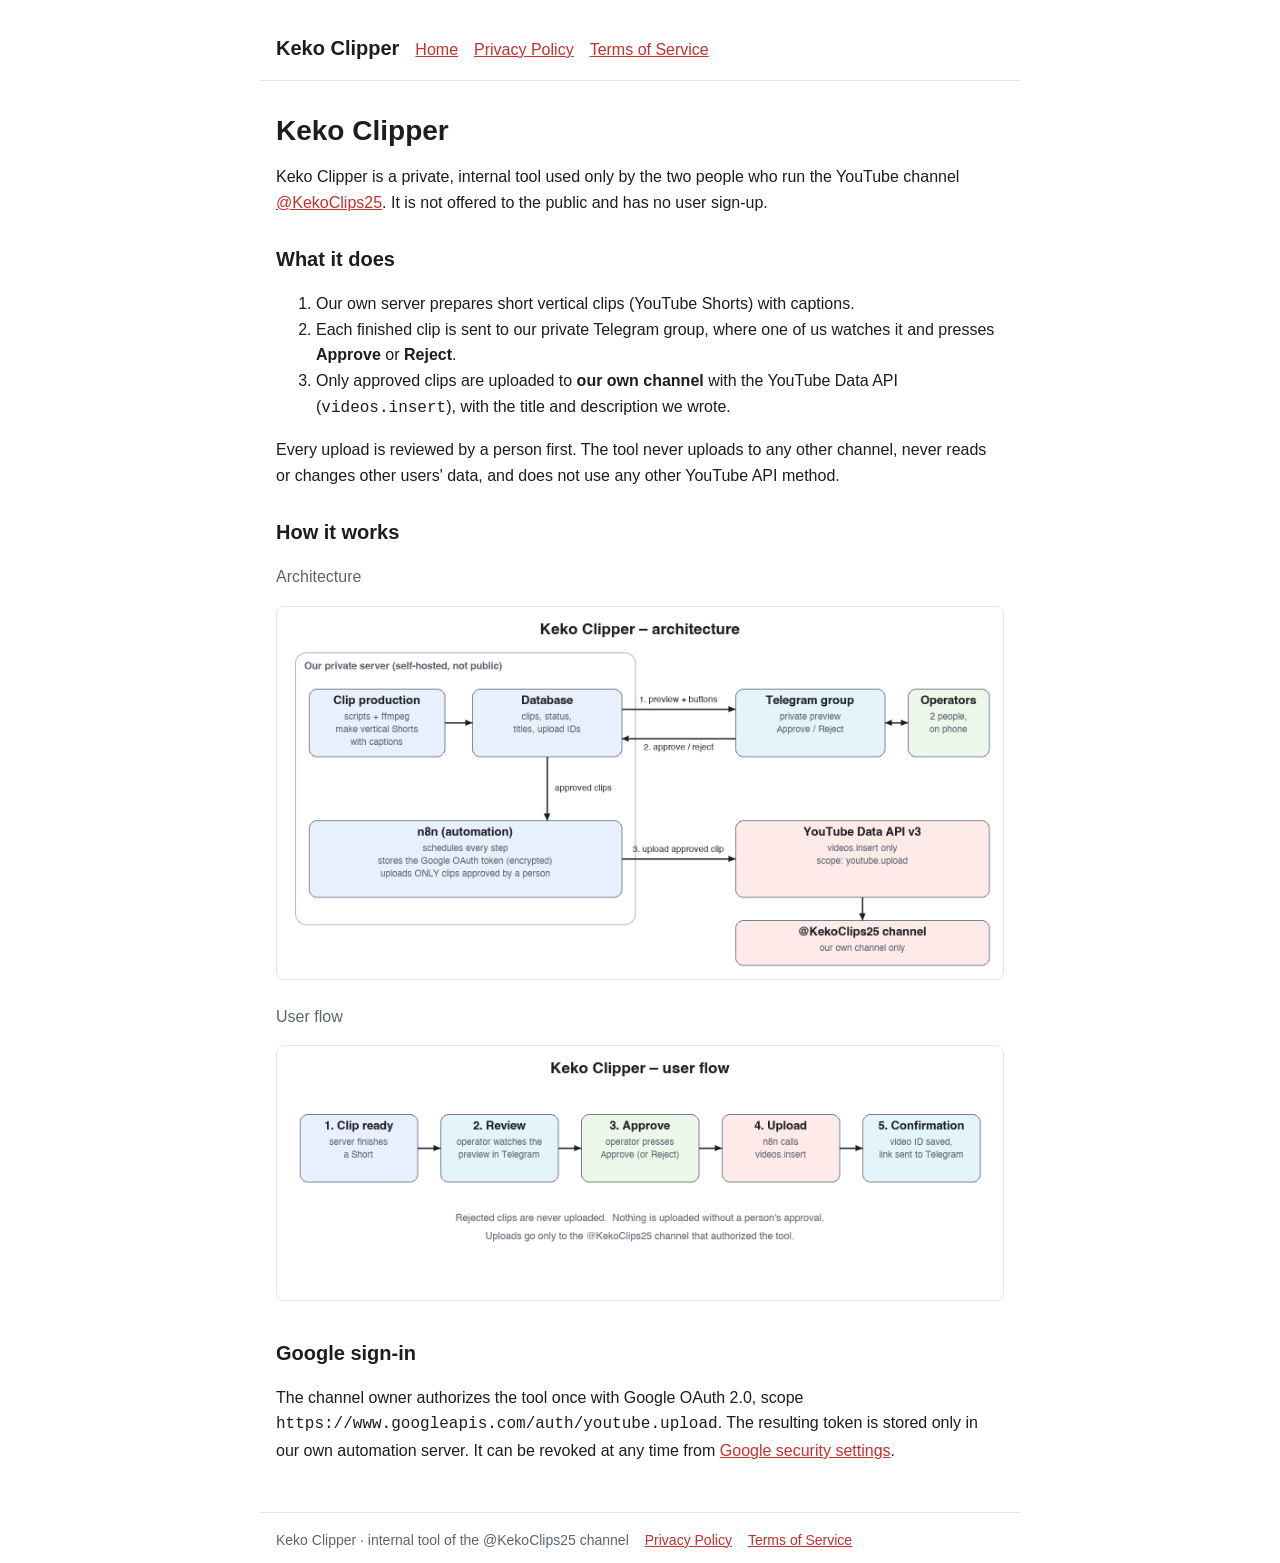
<file: index.html>
<!doctype html>
<html lang="en">
<head>
<meta charset="utf-8">
<meta name="viewport" content="width=device-width, initial-scale=1">
<title>Keko Clipper</title>
<link rel="stylesheet" href="style.css">
</head>
<body>
<header>
  <a class="brand" href="./">Keko Clipper</a>
  <nav><a href="./">Home</a><a href="privacy.html">Privacy Policy</a><a href="terms.html">Terms of Service</a></nav>
</header>
<main>
  <h1>Keko Clipper</h1>
  <p>Keko Clipper is a private, internal tool used only by the two people who run the YouTube channel
  <a href="https://www.youtube.com/@KekoClips25">@KekoClips25</a>. It is not offered to the public and has no user sign-up.</p>

  <h2>What it does</h2>
  <ol>
    <li>Our own server prepares short vertical clips (YouTube Shorts) with captions.</li>
    <li>Each finished clip is sent to our private Telegram group, where one of us watches it and presses <b>Approve</b> or <b>Reject</b>.</li>
    <li>Only approved clips are uploaded to <b>our own channel</b> with the YouTube Data API (<code>videos.insert</code>), with the title and description we wrote.</li>
  </ol>
  <p>Every upload is reviewed by a person first. The tool never uploads to any other channel, never reads or changes other users' data,
  and does not use any other YouTube API method.</p>

  <h2>How it works</h2>
  <p class="muted">Architecture</p>
  <img class="diagram" src="architecture.png" alt="Architecture: our server and n8n prepare clips, Telegram is used for human approval, approved clips are uploaded to our channel with the YouTube Data API">
  <p class="muted">User flow</p>
  <img class="diagram" src="user-flow.png" alt="User flow: clip ready, preview in Telegram, approve, upload to our YouTube channel, confirmation">

  <h2>Google sign-in</h2>
  <p>The channel owner authorizes the tool once with Google OAuth 2.0, scope <code>https://www.googleapis.com/auth/youtube.upload</code>.
  The resulting token is stored only in our own automation server. It can be revoked at any time from
  <a href="https://security.google.com/settings/security/permissions">Google security settings</a>.</p>
</main>
<footer>
  <span>Keko Clipper · internal tool of the @KekoClips25 channel</span>
  <a href="privacy.html">Privacy Policy</a>
  <a href="terms.html">Terms of Service</a>
</footer>
</body>
</html>
</file>
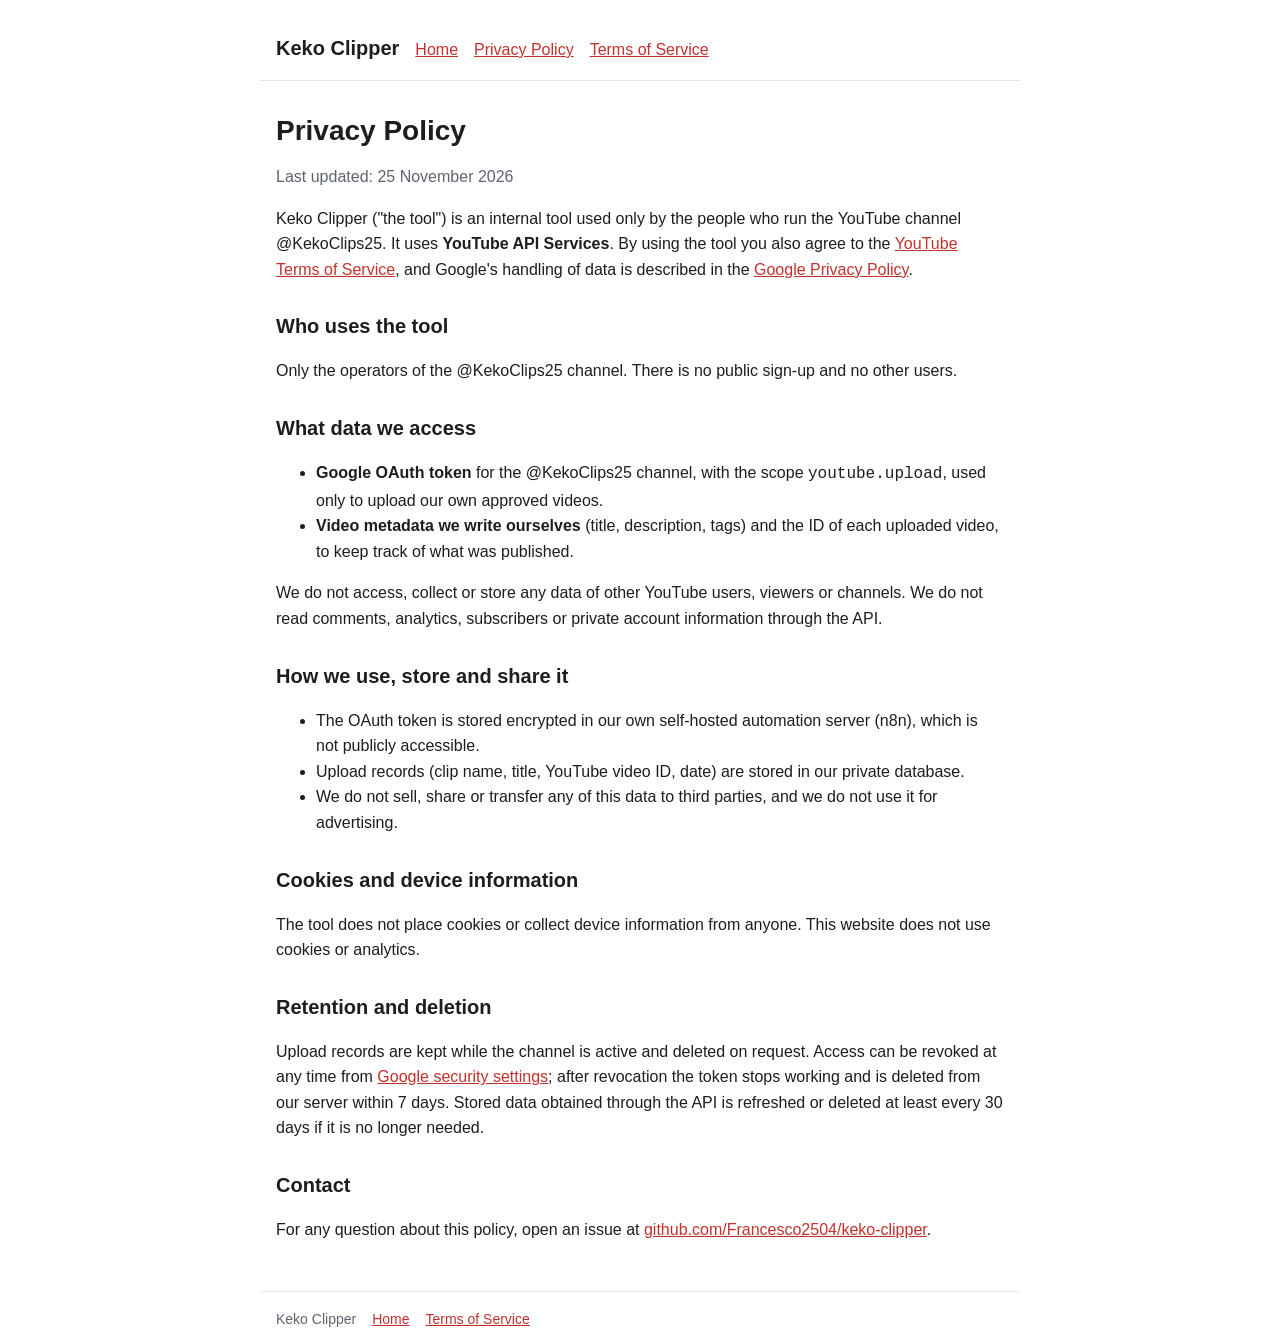
<file: privacy.html>
<!doctype html>
<html lang="en">
<head>
<meta charset="utf-8">
<meta name="viewport" content="width=device-width, initial-scale=1">
<title>Privacy Policy</title>
<link rel="stylesheet" href="style.css">
</head>
<body>
<header>
  <a class="brand" href="./">Keko Clipper</a>
  <nav><a href="./">Home</a><a href="privacy.html">Privacy Policy</a><a href="terms.html">Terms of Service</a></nav>
</header>
<main>
  <h1>Privacy Policy</h1>
  <p class="muted">Last updated: 25 November 2026</p>

  <p>Keko Clipper ("the tool") is an internal tool used only by the people who run the YouTube channel @KekoClips25.
  It uses <b>YouTube API Services</b>. By using the tool you also agree to the
  <a href="https://www.youtube.com/t/terms">YouTube Terms of Service</a>, and Google's handling of data is described in the
  <a href="https://policies.google.com/privacy">Google Privacy Policy</a>.</p>

  <h2>Who uses the tool</h2>
  <p>Only the operators of the @KekoClips25 channel. There is no public sign-up and no other users.</p>

  <h2>What data we access</h2>
  <ul>
    <li><b>Google OAuth token</b> for the @KekoClips25 channel, with the scope <code>youtube.upload</code>, used only to upload our own approved videos.</li>
    <li><b>Video metadata we write ourselves</b> (title, description, tags) and the ID of each uploaded video, to keep track of what was published.</li>
  </ul>
  <p>We do not access, collect or store any data of other YouTube users, viewers or channels. We do not read comments, analytics,
  subscribers or private account information through the API.</p>

  <h2>How we use, store and share it</h2>
  <ul>
    <li>The OAuth token is stored encrypted in our own self-hosted automation server (n8n), which is not publicly accessible.</li>
    <li>Upload records (clip name, title, YouTube video ID, date) are stored in our private database.</li>
    <li>We do not sell, share or transfer any of this data to third parties, and we do not use it for advertising.</li>
  </ul>

  <h2>Cookies and device information</h2>
  <p>The tool does not place cookies or collect device information from anyone. This website does not use cookies or analytics.</p>

  <h2>Retention and deletion</h2>
  <p>Upload records are kept while the channel is active and deleted on request. Access can be revoked at any time from
  <a href="https://security.google.com/settings/security/permissions">Google security settings</a>; after revocation the token
  stops working and is deleted from our server within 7 days. Stored data obtained through the API is refreshed or deleted at least every 30 days
  if it is no longer needed.</p>

  <h2>Contact</h2>
  <p>For any question about this policy, open an issue at
  <a href="https://github.com/Francesco2504/keko-clipper/issues">github.com/Francesco2504/keko-clipper</a>.</p>
</main>
<footer>
  <span>Keko Clipper</span>
  <a href="./">Home</a>
  <a href="terms.html">Terms of Service</a>
</footer>
</body>
</html>
</file>
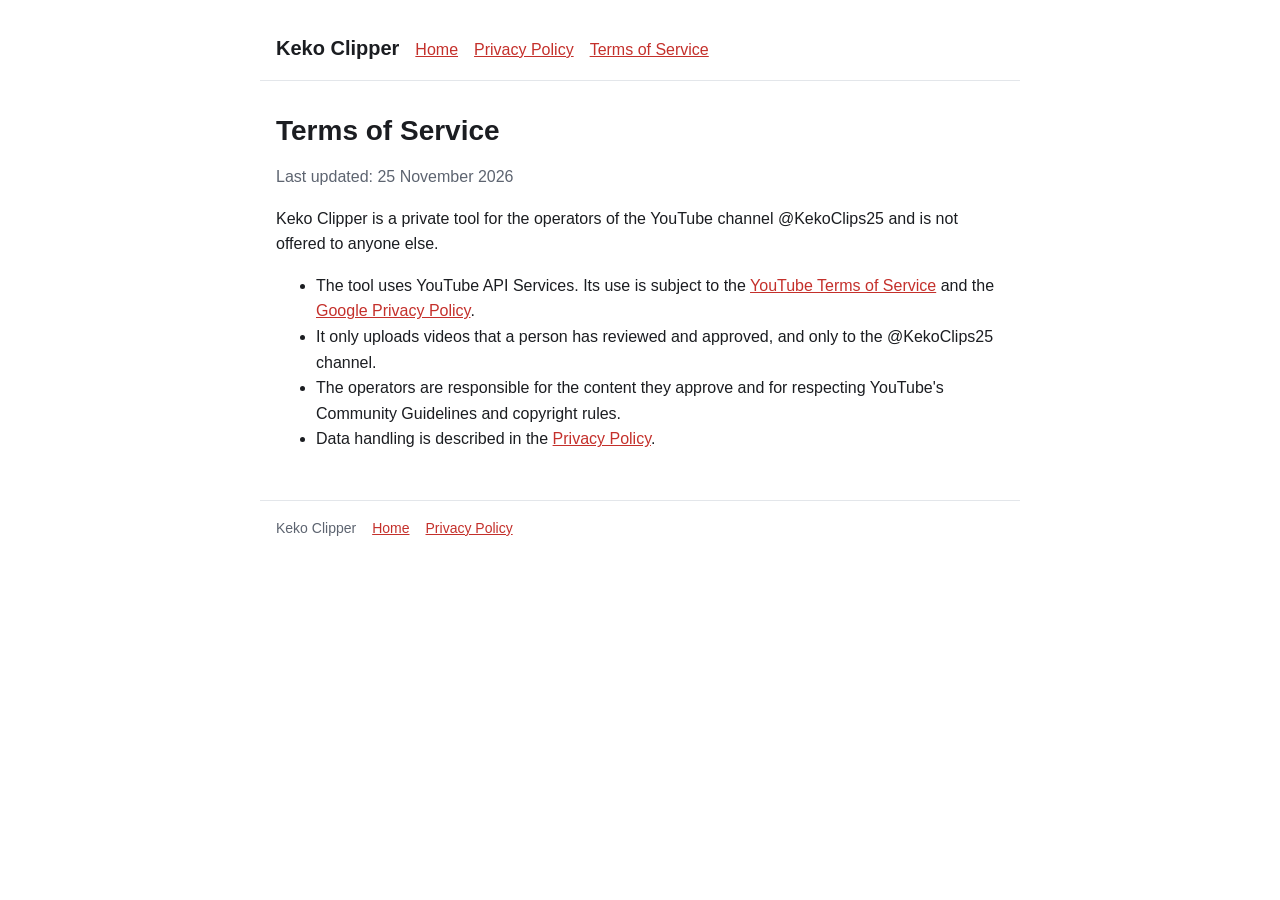
<file: terms.html>
<!doctype html>
<html lang="en">
<head>
<meta charset="utf-8">
<meta name="viewport" content="width=device-width, initial-scale=1">
<title>Terms of Service</title>
<link rel="stylesheet" href="style.css">
</head>
<body>
<header>
  <a class="brand" href="./">Keko Clipper</a>
  <nav><a href="./">Home</a><a href="privacy.html">Privacy Policy</a><a href="terms.html">Terms of Service</a></nav>
</header>
<main>
  <h1>Terms of Service</h1>
  <p class="muted">Last updated: 25 November 2026</p>
  <p>Keko Clipper is a private tool for the operators of the YouTube channel @KekoClips25 and is not offered to anyone else.</p>
  <ul>
    <li>The tool uses YouTube API Services. Its use is subject to the <a href="https://www.youtube.com/t/terms">YouTube Terms of Service</a>
    and the <a href="https://policies.google.com/privacy">Google Privacy Policy</a>.</li>
    <li>It only uploads videos that a person has reviewed and approved, and only to the @KekoClips25 channel.</li>
    <li>The operators are responsible for the content they approve and for respecting YouTube's Community Guidelines and copyright rules.</li>
    <li>Data handling is described in the <a href="privacy.html">Privacy Policy</a>.</li>
  </ul>
</main>
<footer>
  <span>Keko Clipper</span>
  <a href="./">Home</a>
  <a href="privacy.html">Privacy Policy</a>
</footer>
</body>
</html>
</file>
<file: style.css>
:root { --bg: #ffffff; --fg: #1b1d21; --muted: #5d6470; --line: #e3e6ea; --accent: #c4302b; }
@media (prefers-color-scheme: dark) { :root { --bg: #121417; --fg: #e9ecef; --muted: #a2a9b3; --line: #2a2f36; --accent: #ff5a52; } }
* { box-sizing: border-box; }
body { margin: 0; background: var(--bg); color: var(--fg); font: 16px/1.6 -apple-system, BlinkMacSystemFont, "Segoe UI", Roboto, sans-serif; }
header, main, footer { max-width: 760px; margin: 0 auto; padding: 0 16px; }
header { padding-top: 32px; display: flex; gap: 16px; align-items: baseline; flex-wrap: wrap; border-bottom: 1px solid var(--line); padding-bottom: 16px; }
header .brand { font-weight: 700; font-size: 20px; color: var(--fg); text-decoration: none; }
header nav { display: flex; gap: 16px; flex-wrap: wrap; }
a { color: var(--accent); }
h1 { font-size: 28px; line-height: 1.25; margin: 32px 0 8px; }
h2 { font-size: 20px; margin: 28px 0 8px; }
.muted { color: var(--muted); }
img.diagram { width: 100%; height: auto; border: 1px solid var(--line); border-radius: 8px; background: #fff; }
footer { border-top: 1px solid var(--line); margin-top: 48px; padding: 16px; color: var(--muted); font-size: 14px; display: flex; gap: 16px; flex-wrap: wrap; }
</file>
